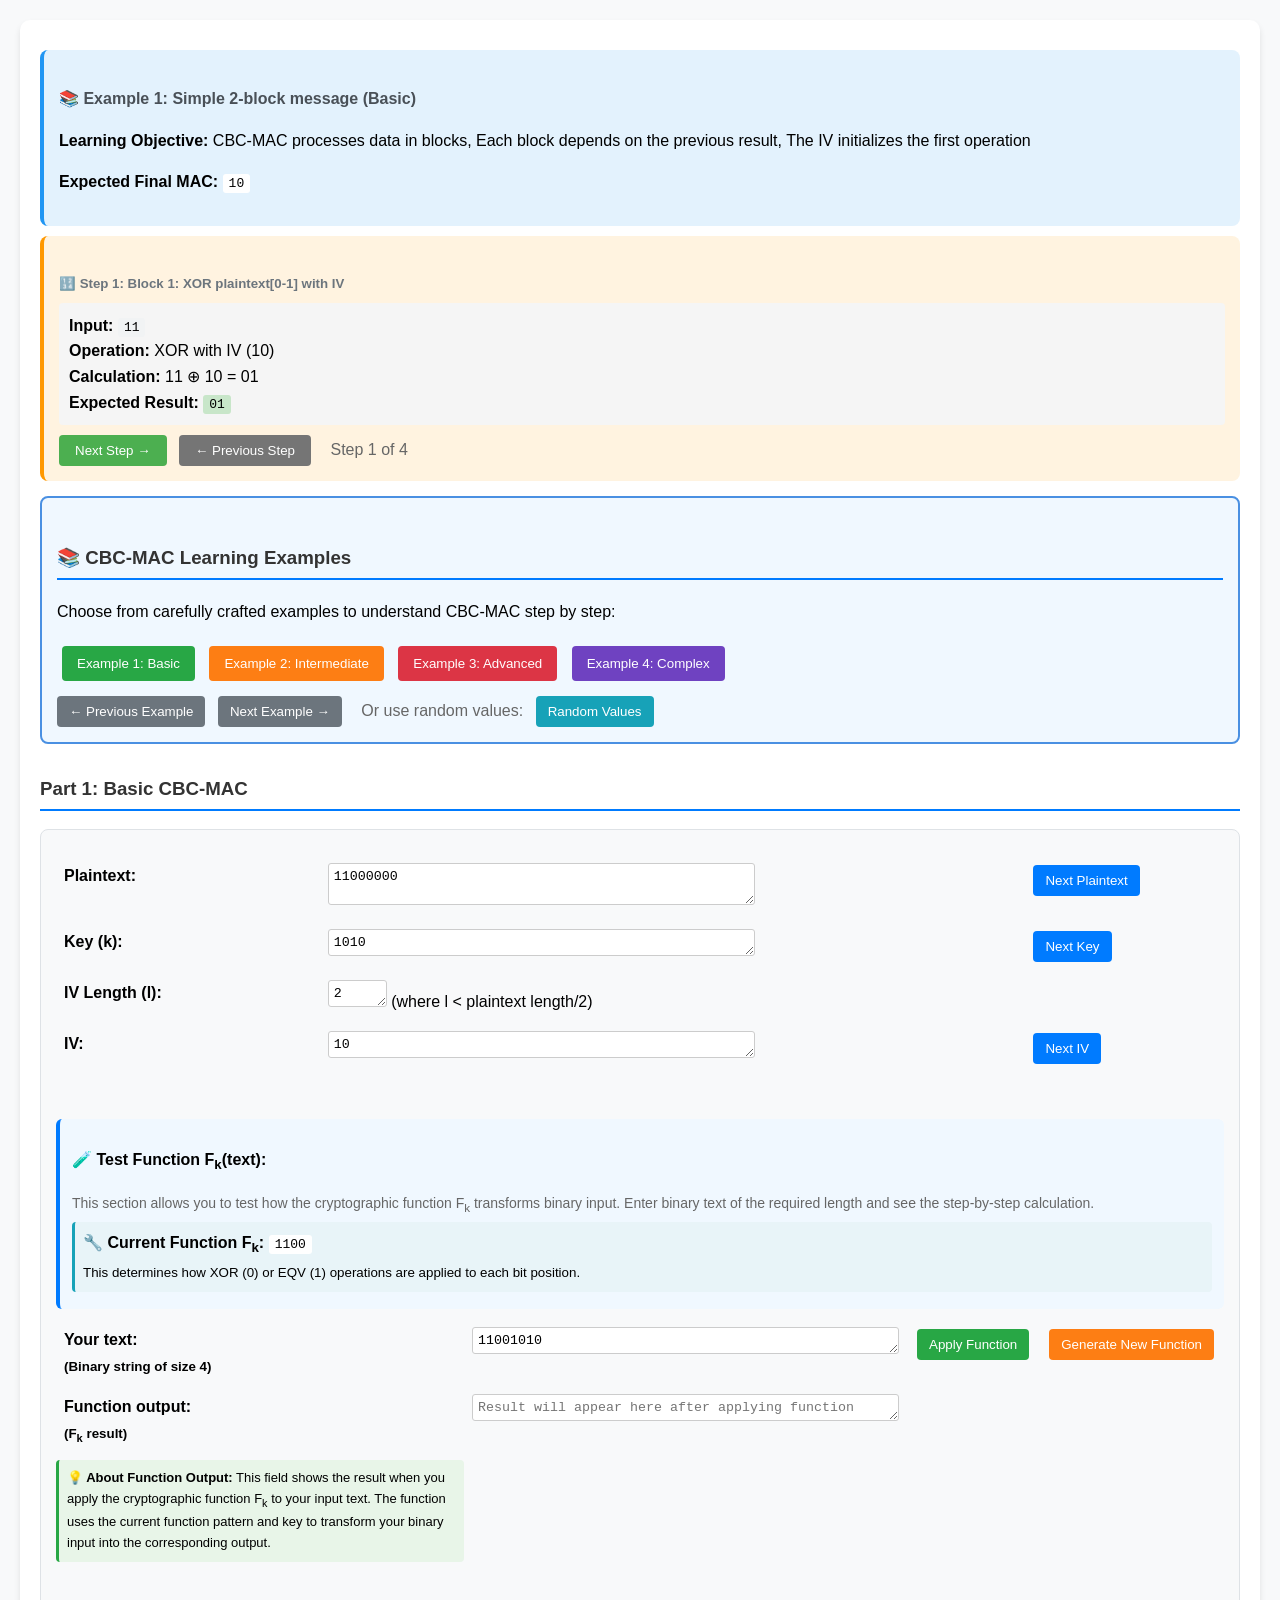
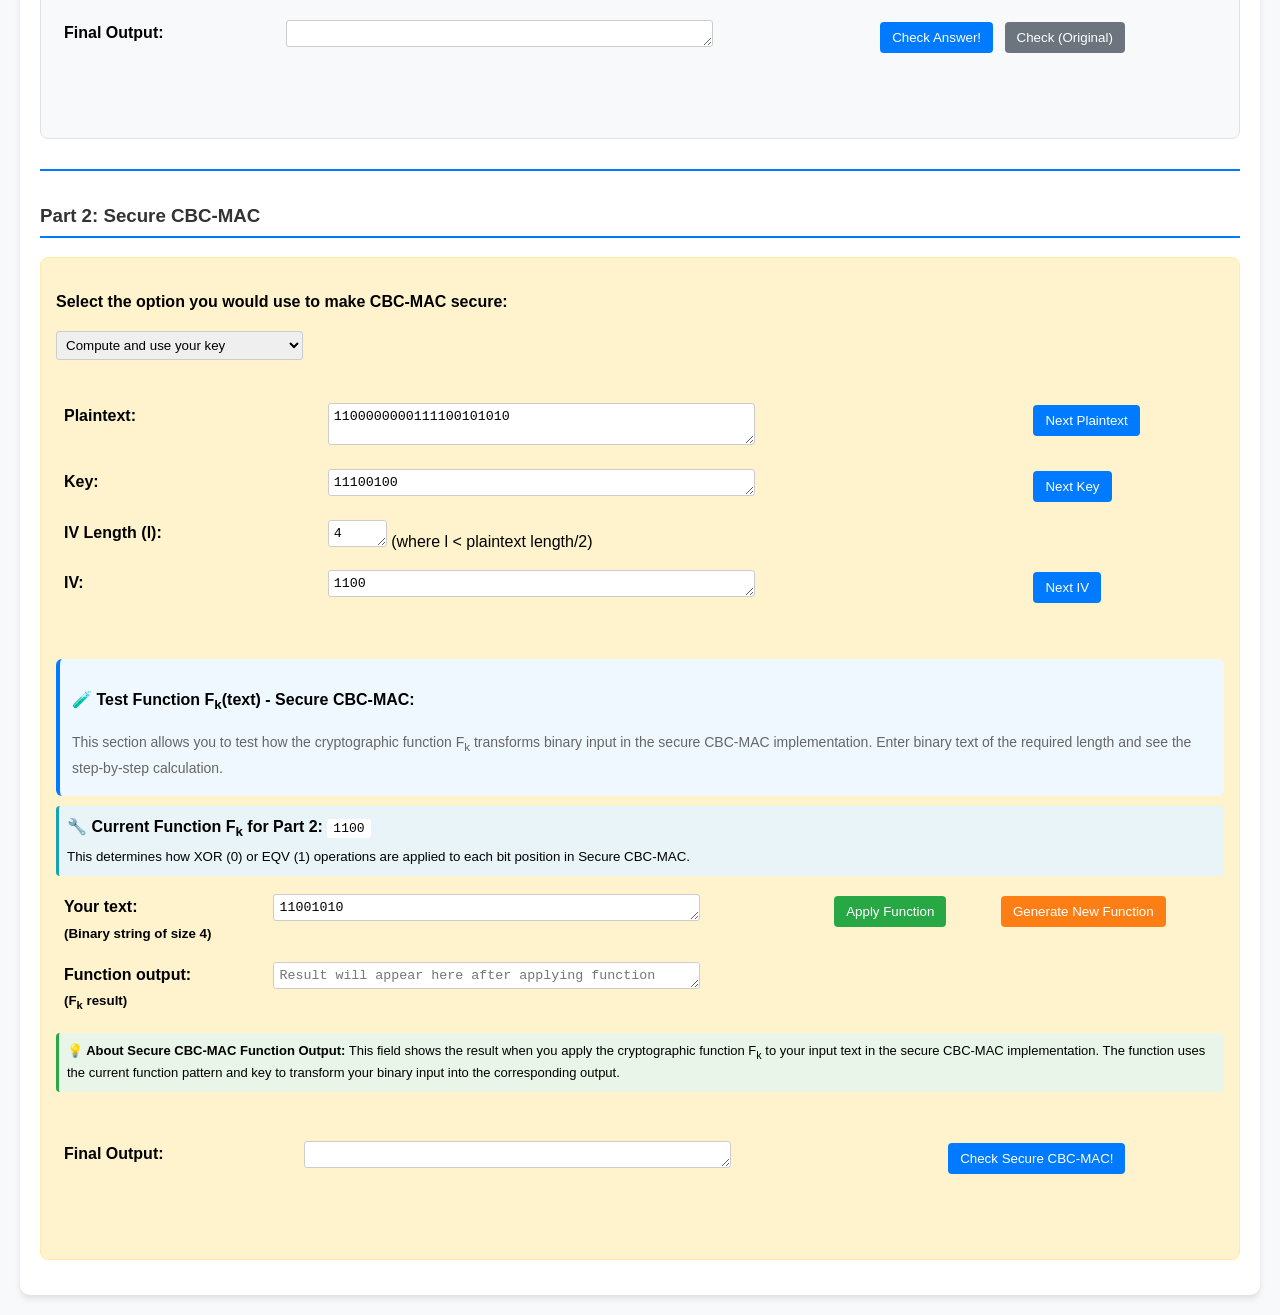
<file: simulation/index.html>
<!DOCTYPE html>
<html>
  <head>
    <!-- Add CSS at the head of HTML file -->
    <link rel="stylesheet" href="./css/main.css" />
  </head>
  <body>
    <!-- Your code goes here-->

    <div class="content" id="experiment-article-section-4-content">
      <!-- Example Selection Controls -->
      <div
        style="
          background: #f0f8ff;
          padding: 15px;
          border-radius: 8px;
          margin: 15px 0;
          border: 2px solid #4a90e2;
        "
      >
        <h3>📚 CBC-MAC Learning Examples</h3>
        <p>
          Choose from carefully crafted examples to understand CBC-MAC step by
          step:
        </p>
        <div style="margin: 10px 0">
          <button
            onclick="loadDatasetExample(0)"
            style="
              background: #28a745;
              color: white;
              border: none;
              padding: 10px 15px;
              border-radius: 4px;
              cursor: pointer;
              margin: 5px;
            "
          >
            Example 1: Basic
          </button>
          <button
            onclick="loadDatasetExample(1)"
            style="
              background: #fd7e14;
              color: white;
              border: none;
              padding: 10px 15px;
              border-radius: 4px;
              cursor: pointer;
              margin: 5px;
            "
          >
            Example 2: Intermediate
          </button>
          <button
            onclick="loadDatasetExample(2)"
            style="
              background: #dc3545;
              color: white;
              border: none;
              padding: 10px 15px;
              border-radius: 4px;
              cursor: pointer;
              margin: 5px;
            "
          >
            Example 3: Advanced
          </button>
          <button
            onclick="loadDatasetExample(3)"
            style="
              background: #6f42c1;
              color: white;
              border: none;
              padding: 10px 15px;
              border-radius: 4px;
              cursor: pointer;
              margin: 5px;
            "
          >
            Example 4: Complex
          </button>
        </div>
        <div style="margin-top: 10px">
          <button
            onclick="prevExample()"
            style="
              background: #6c757d;
              color: white;
              border: none;
              padding: 8px 12px;
              border-radius: 4px;
              cursor: pointer;
            "
          >
            ← Previous Example
          </button>
          <button
            onclick="nextExample()"
            style="
              background: #6c757d;
              color: white;
              border: none;
              padding: 8px 12px;
              border-radius: 4px;
              cursor: pointer;
              margin-left: 8px;
            "
          >
            Next Example →
          </button>
          <span style="margin-left: 15px; color: #666"
            >Or use random values:</span
          >
          <button
            onclick="next_plain_text()"
            style="
              background: #17a2b8;
              color: white;
              border: none;
              padding: 8px 12px;
              border-radius: 4px;
              cursor: pointer;
              margin-left: 8px;
            "
          >
            Random Values
          </button>
        </div>
      </div>

      <h3>Part 1: Basic CBC-MAC</h3>
      <div
        style="
          background: #f8f9fa;
          padding: 15px;
          border-radius: 8px;
          margin: 15px 0;
        "
      >
        <table style="width: 100%">
          <tr>
            <td><strong>Plaintext:</strong></td>
            <td>
              <textarea
                cols="50"
                id="plaintext"
                name="plaintext"
                readonly="readonly"
                rows="2"
              >
1100000000111100101010</textarea
              >
            </td>
            <td>
              <input
                name="changePlainText"
                onclick="next_plain_text()"
                type="button"
                value="Next Plaintext"
              />
            </td>
          </tr>
          <tr>
            <td><strong>Key (k):</strong></td>
            <td>
              <textarea
                cols="50"
                id="key"
                name="key"
                readonly="readonly"
                rows="1"
              >
11100100</textarea
              >
            </td>
            <td>
              <input
                name="changeKey"
                onclick="next_key()"
                type="button"
                value="Next Key"
              />
            </td>
          </tr>
          <tr>
            <td><strong>IV Length (l):</strong></td>
            <td>
              <textarea cols="4" id="l" name="l" rows="1">4</textarea> (where l
              &lt; plaintext length/2)
            </td>
            <td></td>
          </tr>
          <tr>
            <td><strong>IV:</strong></td>
            <td>
              <textarea
                cols="50"
                id="iv"
                name="iv"
                readonly="readonly"
                rows="1"
              >
1100</textarea
              >
            </td>
            <td>
              <input
                name="changeIV"
                onclick="next_IV()"
                type="button"
                value="Next IV"
              />
            </td>
          </tr>
        </table>

        <br />
        <div
          style="
            background: #f0f8ff;
            padding: 12px;
            border-radius: 6px;
            border-left: 4px solid #007bff;
            margin: 10px 0;
          "
        >
          <p><strong>🧪 Test Function F<sub>k</sub>(text):</strong></p>
          <p style="font-size: 14px; color: #666; margin: 5px 0">
            This section allows you to test how the cryptographic function F<sub
              >k</sub
            >
            transforms binary input. Enter binary text of the required length
            and see the step-by-step calculation.
          </p>
        </div>
        <table style="width: 100%">
          <tr>
            <td>
              <strong>Your text:</strong><br /><small
                >(Binary string of size
                <span id="required-length">2</span>)</small
              >
            </td>
            <td>
              <textarea
                cols="50"
                id="usertext"
                name="usertext"
                rows="1"
                placeholder="Enter binary digits (0s and 1s only)"
              >
11001010</textarea
              >
            </td>
            <td>
              <input
                name="applyFunction"
                onclick="apply_function()"
                type="button"
                value="Apply Function"
                style="background: #28a745"
              />
            </td>
            <td>
              <input
                name="nextFunction"
                onclick="next_function()"
                type="button"
                value="Generate New Function"
                style="background: #fd7e14"
              />
            </td>
          </tr>
          <tr>
            <td>
              <strong>Function output:</strong><br /><small
                >(F<sub>k</sub> result)</small
              >
            </td>
            <td>
              <textarea
                cols="50"
                id="functionvalue"
                name="functionvalue"
                readonly="readonly"
                rows="1"
                placeholder="Result will appear here after applying function"
              ></textarea>
            </td>
            <td></td>
            <td></td>
          </tr>
        </table>

        <br />
        <table style="width: 100%">
          <tr>
            <td><strong>Final Output:</strong></td>
            <td>
              <textarea
                cols="50"
                id="outputarea"
                name="output"
                rows="1"
              ></textarea>
            </td>
            <td>
              <input
                name="checkAnswer"
                onclick="CheckAnswerWithDataset()"
                type="button"
                value="Check Answer!"
              />
              <input
                name="checkOriginal"
                onclick="CheckAnswer()"
                type="button"
                value="Check (Original)"
                style="background: #6c757d; margin-left: 5px"
              />
            </td>
          </tr>
        </table>

        <div
          id="notification"
          style="
            padding: 10px;
            margin: 10px 0;
            font-weight: bold;
            border-radius: 5px;
            text-align: center;
          "
        ></div>
      </div>

      <hr />
      <h3>Part 2: Secure CBC-MAC</h3>
      <div
        style="
          background: #fff3cd;
          padding: 15px;
          border-radius: 8px;
          margin: 15px 0;
        "
      >
        <p>
          <strong
            >Select the option you would use to make CBC-MAC secure:</strong
          >
        </p>
        <select id="secureOptions" onchange="select();">
          <option selected="selected" value="key">
            Compute and use your key
          </option>
          <option value="length">Prepend the message with its length</option>
          <option value="keys">Two keys</option>
        </select>

        <br /><br />
        <table style="width: 100%">
          <tr>
            <td><strong>Plaintext:</strong></td>
            <td>
              <textarea
                cols="50"
                id="plaintext2"
                name="plaintext2"
                readonly="readonly"
                rows="2"
              >
1100000000111100101010</textarea
              >
            </td>
            <td>
              <input
                name="changePlainText2"
                onclick="next_plain_text_secure()"
                type="button"
                value="Next Plaintext"
              />
            </td>
          </tr>
          <tr>
            <td><strong>Key:</strong></td>
            <td>
              <textarea
                cols="50"
                id="key2"
                name="key2"
                readonly="readonly"
                rows="1"
              >
11100100</textarea
              >
            </td>
            <td>
              <input
                name="changeKey2"
                onclick="next_key_secure()"
                type="button"
                value="Next Key"
              />
            </td>
          </tr>
          <tr>
            <td><strong>IV Length (l):</strong></td>
            <td>
              <textarea cols="4" id="l2" name="l2" rows="1">4</textarea> (where
              l &lt; plaintext length/2)
            </td>
            <td></td>
          </tr>
          <tr>
            <td><strong>IV:</strong></td>
            <td>
              <textarea
                cols="50"
                id="iv2"
                name="iv2"
                readonly="readonly"
                rows="1"
              >
1100</textarea
              >
            </td>
            <td>
              <input
                name="changeIV2"
                onclick="next_IV_secure()"
                type="button"
                value="Next IV"
              />
            </td>
          </tr>
        </table>

        <div id="user_message" style="color: red; display: none">
          <strong>Your Plaintext:</strong>
          <textarea
            cols="50"
            id="userPlaintext"
            name="userPlaintext"
            rows="2"
          ></textarea
          ><br />
        </div>

        <div id="userKey" style="color: red; display: none">
          <strong>Calculated Key:</strong>
          <textarea
            cols="50"
            id="calculatedKey"
            name="calculatedKey"
            rows="1"
          ></textarea
          ><br />
        </div>

        <div id="key_generated2" style="color: red; display: none">
          <strong>Second Key:</strong>
          <textarea
            cols="50"
            id="secondKey"
            name="secondKey"
            readonly="readonly"
            rows="1"
          >
11100100</textarea
          >
          <input onclick="next_key2()" type="button" value="Next Key" /><br />
        </div>

        <br />
        <div
          style="
            background: #f0f8ff;
            padding: 12px;
            border-radius: 6px;
            border-left: 4px solid #007bff;
            margin: 10px 0;
          "
        >
          <p>
            <strong
              >🧪 Test Function F<sub>k</sub>(text) - Secure CBC-MAC:</strong
            >
          </p>
          <p style="font-size: 14px; color: #666; margin: 5px 0">
            This section allows you to test how the cryptographic function F<sub
              >k</sub
            >
            transforms binary input in the secure CBC-MAC implementation. Enter
            binary text of the required length and see the step-by-step
            calculation.
          </p>
        </div>
        <table style="width: 100%">
          <tr>
            <td>
              <strong>Your text:</strong><br /><small
                >(Binary string of size
                <span id="required-length-secure">4</span>)</small
              >
            </td>
            <td>
              <textarea
                cols="50"
                id="usertext2"
                name="usertext2"
                rows="1"
                placeholder="Enter binary digits (0s and 1s only)"
              >
11001010</textarea
              >
            </td>
            <td>
              <input
                name="applyFunction2"
                onclick="apply_function_secure()"
                type="button"
                value="Apply Function"
                style="background: #28a745"
              />
            </td>
            <td>
              <input
                name="nextFunction2"
                onclick="next_function_secure()"
                type="button"
                value="Generate New Function"
                style="background: #fd7e14"
              />
            </td>
          </tr>
          <tr>
            <td>
              <strong>Function output:</strong><br /><small
                >(F<sub>k</sub> result)</small
              >
            </td>
            <td>
              <textarea
                cols="50"
                id="functionvalue2"
                name="functionvalue2"
                readonly="readonly"
                rows="1"
                placeholder="Result will appear here after applying function"
              ></textarea>
            </td>
            <td></td>
            <td></td>
          </tr>
        </table>

        <br />
        <table style="width: 100%">
          <tr>
            <td><strong>Final Output:</strong></td>
            <td>
              <textarea
                cols="50"
                id="outputarea2"
                name="output2"
                rows="1"
              ></textarea>
            </td>
            <td>
              <input
                name="checkAnswer2"
                onclick="CheckSecureAnswer()"
                type="button"
                value="Check Secure CBC-MAC!"
              />
            </td>
          </tr>
        </table>

        <div
          id="notification2"
          style="
            padding: 10px;
            margin: 10px 0;
            font-weight: bold;
            border-radius: 5px;
            text-align: center;
          "
        ></div>
      </div>
    </div>

    <!-- Add JS at the bottom of HTML file -->
    <script src="js/mobile-detection.js" type="text/javascript"></script>
    <script src="js/main.js" type="text/javascript"></script>
  <script src="../assets/js/iframeResize.js"></script>
        
        </body>
</html>
</file>
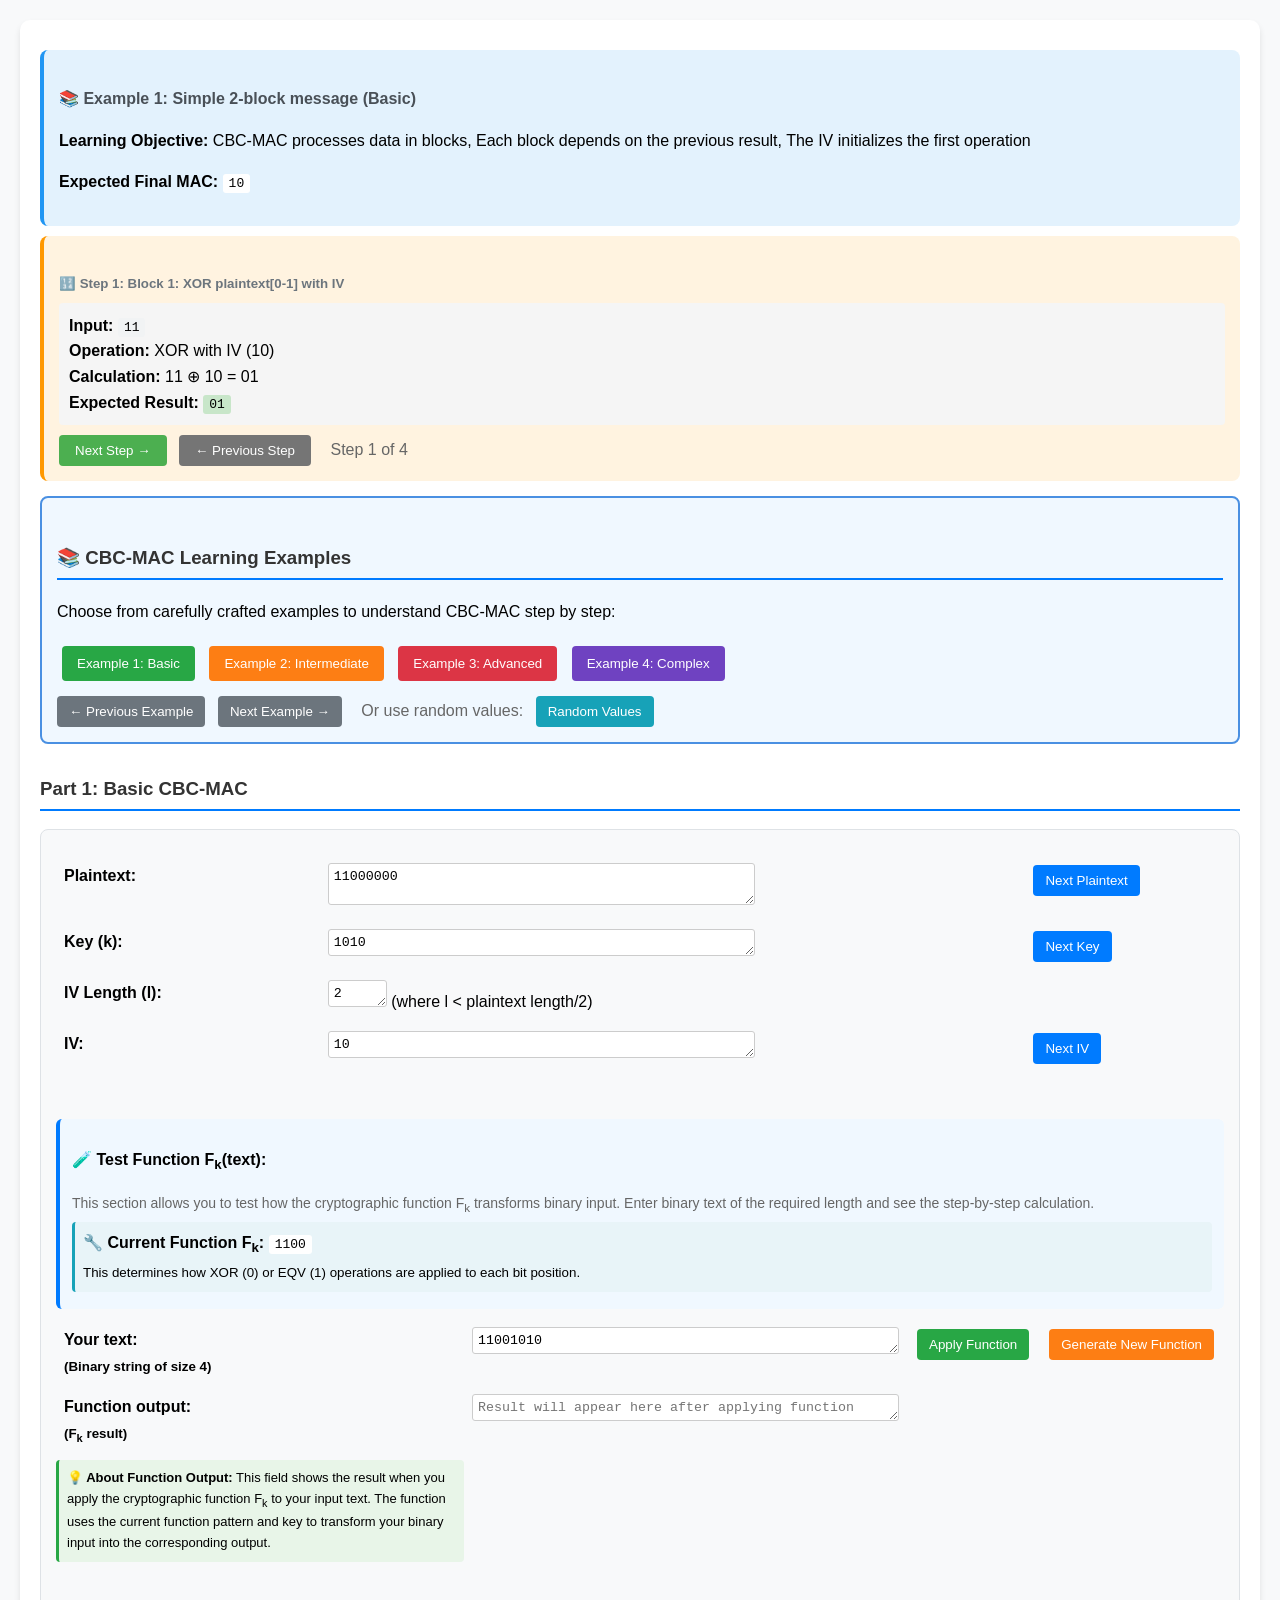
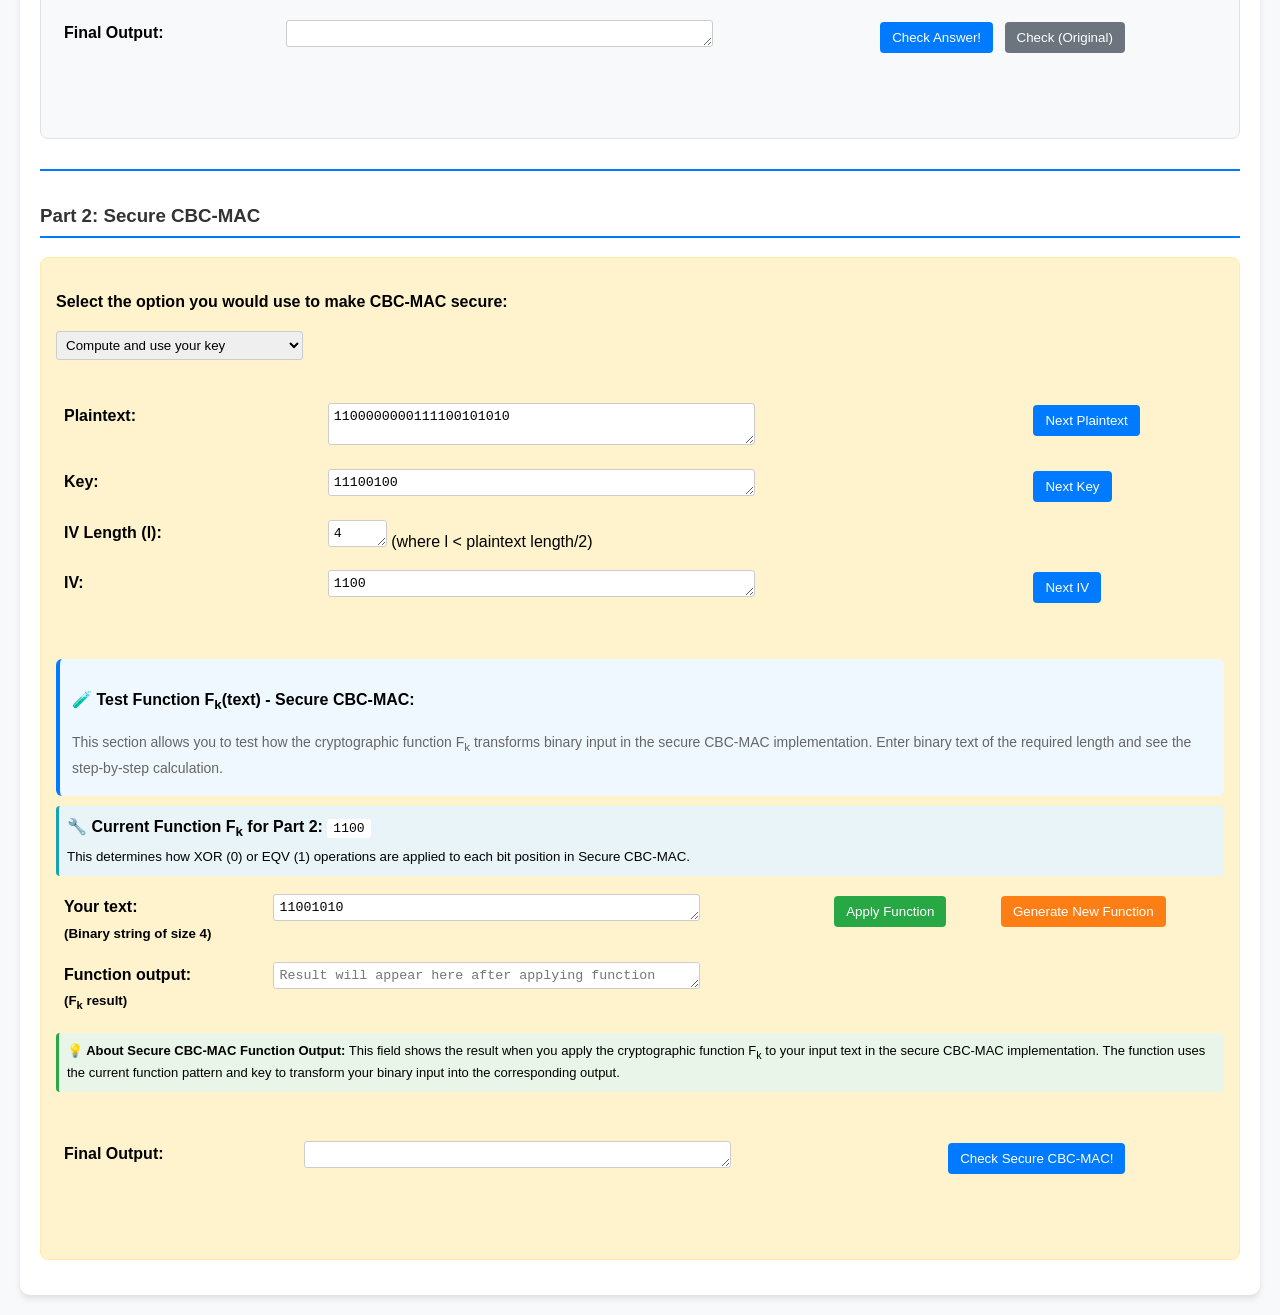
<file: experiment/simulation/index.html>
<!DOCTYPE html>
<html>
  <head>
    <!-- Add CSS at the head of HTML file -->
    <link rel="stylesheet" href="./css/main.css" />
  </head>
  <body>
    <!-- Your code goes here-->

    <div class="content" id="experiment-article-section-4-content">
      <!-- Example Selection Controls -->
      <div
        style="
          background: #f0f8ff;
          padding: 15px;
          border-radius: 8px;
          margin: 15px 0;
          border: 2px solid #4a90e2;
        "
      >
        <h3>📚 CBC-MAC Learning Examples</h3>
        <p>
          Choose from carefully crafted examples to understand CBC-MAC step by
          step:
        </p>
        <div style="margin: 10px 0">
          <button
            onclick="loadDatasetExample(0)"
            style="
              background: #28a745;
              color: white;
              border: none;
              padding: 10px 15px;
              border-radius: 4px;
              cursor: pointer;
              margin: 5px;
            "
          >
            Example 1: Basic
          </button>
          <button
            onclick="loadDatasetExample(1)"
            style="
              background: #fd7e14;
              color: white;
              border: none;
              padding: 10px 15px;
              border-radius: 4px;
              cursor: pointer;
              margin: 5px;
            "
          >
            Example 2: Intermediate
          </button>
          <button
            onclick="loadDatasetExample(2)"
            style="
              background: #dc3545;
              color: white;
              border: none;
              padding: 10px 15px;
              border-radius: 4px;
              cursor: pointer;
              margin: 5px;
            "
          >
            Example 3: Advanced
          </button>
          <button
            onclick="loadDatasetExample(3)"
            style="
              background: #6f42c1;
              color: white;
              border: none;
              padding: 10px 15px;
              border-radius: 4px;
              cursor: pointer;
              margin: 5px;
            "
          >
            Example 4: Complex
          </button>
        </div>
        <div style="margin-top: 10px">
          <button
            onclick="prevExample()"
            style="
              background: #6c757d;
              color: white;
              border: none;
              padding: 8px 12px;
              border-radius: 4px;
              cursor: pointer;
            "
          >
            ← Previous Example
          </button>
          <button
            onclick="nextExample()"
            style="
              background: #6c757d;
              color: white;
              border: none;
              padding: 8px 12px;
              border-radius: 4px;
              cursor: pointer;
              margin-left: 8px;
            "
          >
            Next Example →
          </button>
          <span style="margin-left: 15px; color: #666"
            >Or use random values:</span
          >
          <button
            onclick="next_plain_text()"
            style="
              background: #17a2b8;
              color: white;
              border: none;
              padding: 8px 12px;
              border-radius: 4px;
              cursor: pointer;
              margin-left: 8px;
            "
          >
            Random Values
          </button>
        </div>
      </div>

      <h3>Part 1: Basic CBC-MAC</h3>
      <div
        style="
          background: #f8f9fa;
          padding: 15px;
          border-radius: 8px;
          margin: 15px 0;
        "
      >
        <table style="width: 100%">
          <tr>
            <td><strong>Plaintext:</strong></td>
            <td>
              <textarea
                cols="50"
                id="plaintext"
                name="plaintext"
                readonly="readonly"
                rows="2"
              >
1100000000111100101010</textarea
              >
            </td>
            <td>
              <input
                name="changePlainText"
                onclick="next_plain_text()"
                type="button"
                value="Next Plaintext"
              />
            </td>
          </tr>
          <tr>
            <td><strong>Key (k):</strong></td>
            <td>
              <textarea
                cols="50"
                id="key"
                name="key"
                readonly="readonly"
                rows="1"
              >
11100100</textarea
              >
            </td>
            <td>
              <input
                name="changeKey"
                onclick="next_key()"
                type="button"
                value="Next Key"
              />
            </td>
          </tr>
          <tr>
            <td><strong>IV Length (l):</strong></td>
            <td>
              <textarea cols="4" id="l" name="l" rows="1">4</textarea> (where l
              &lt; plaintext length/2)
            </td>
            <td></td>
          </tr>
          <tr>
            <td><strong>IV:</strong></td>
            <td>
              <textarea
                cols="50"
                id="iv"
                name="iv"
                readonly="readonly"
                rows="1"
              >
1100</textarea
              >
            </td>
            <td>
              <input
                name="changeIV"
                onclick="next_IV()"
                type="button"
                value="Next IV"
              />
            </td>
          </tr>
        </table>

        <br />
        <div
          style="
            background: #f0f8ff;
            padding: 12px;
            border-radius: 6px;
            border-left: 4px solid #007bff;
            margin: 10px 0;
          "
        >
          <p><strong>🧪 Test Function F<sub>k</sub>(text):</strong></p>
          <p style="font-size: 14px; color: #666; margin: 5px 0">
            This section allows you to test how the cryptographic function F<sub
              >k</sub
            >
            transforms binary input. Enter binary text of the required length
            and see the step-by-step calculation.
          </p>
        </div>
        <table style="width: 100%">
          <tr>
            <td>
              <strong>Your text:</strong><br /><small
                >(Binary string of size
                <span id="required-length">2</span>)</small
              >
            </td>
            <td>
              <textarea
                cols="50"
                id="usertext"
                name="usertext"
                rows="1"
                placeholder="Enter binary digits (0s and 1s only)"
              >
11001010</textarea
              >
            </td>
            <td>
              <input
                name="applyFunction"
                onclick="apply_function()"
                type="button"
                value="Apply Function"
                style="background: #28a745"
              />
            </td>
            <td>
              <input
                name="nextFunction"
                onclick="next_function()"
                type="button"
                value="Generate New Function"
                style="background: #fd7e14"
              />
            </td>
          </tr>
          <tr>
            <td>
              <strong>Function output:</strong><br /><small
                >(F<sub>k</sub> result)</small
              >
            </td>
            <td>
              <textarea
                cols="50"
                id="functionvalue"
                name="functionvalue"
                readonly="readonly"
                rows="1"
                placeholder="Result will appear here after applying function"
              ></textarea>
            </td>
            <td></td>
            <td></td>
          </tr>
        </table>

        <br />
        <table style="width: 100%">
          <tr>
            <td><strong>Final Output:</strong></td>
            <td>
              <textarea
                cols="50"
                id="outputarea"
                name="output"
                rows="1"
              ></textarea>
            </td>
            <td>
              <input
                name="checkAnswer"
                onclick="CheckAnswerWithDataset()"
                type="button"
                value="Check Answer!"
              />
              <input
                name="checkOriginal"
                onclick="CheckAnswer()"
                type="button"
                value="Check (Original)"
                style="background: #6c757d; margin-left: 5px"
              />
            </td>
          </tr>
        </table>

        <div
          id="notification"
          style="
            padding: 10px;
            margin: 10px 0;
            font-weight: bold;
            border-radius: 5px;
            text-align: center;
          "
        ></div>
      </div>

      <hr />
      <h3>Part 2: Secure CBC-MAC</h3>
      <div
        style="
          background: #fff3cd;
          padding: 15px;
          border-radius: 8px;
          margin: 15px 0;
        "
      >
        <p>
          <strong
            >Select the option you would use to make CBC-MAC secure:</strong
          >
        </p>
        <select id="secureOptions" onchange="select();">
          <option selected="selected" value="key">
            Compute and use your key
          </option>
          <option value="length">Prepend the message with its length</option>
          <option value="keys">Two keys</option>
        </select>

        <br /><br />
        <table style="width: 100%">
          <tr>
            <td><strong>Plaintext:</strong></td>
            <td>
              <textarea
                cols="50"
                id="plaintext2"
                name="plaintext2"
                readonly="readonly"
                rows="2"
              >
1100000000111100101010</textarea
              >
            </td>
            <td>
              <input
                name="changePlainText2"
                onclick="next_plain_text_secure()"
                type="button"
                value="Next Plaintext"
              />
            </td>
          </tr>
          <tr>
            <td><strong>Key:</strong></td>
            <td>
              <textarea
                cols="50"
                id="key2"
                name="key2"
                readonly="readonly"
                rows="1"
              >
11100100</textarea
              >
            </td>
            <td>
              <input
                name="changeKey2"
                onclick="next_key_secure()"
                type="button"
                value="Next Key"
              />
            </td>
          </tr>
          <tr>
            <td><strong>IV Length (l):</strong></td>
            <td>
              <textarea cols="4" id="l2" name="l2" rows="1">4</textarea> (where
              l &lt; plaintext length/2)
            </td>
            <td></td>
          </tr>
          <tr>
            <td><strong>IV:</strong></td>
            <td>
              <textarea
                cols="50"
                id="iv2"
                name="iv2"
                readonly="readonly"
                rows="1"
              >
1100</textarea
              >
            </td>
            <td>
              <input
                name="changeIV2"
                onclick="next_IV_secure()"
                type="button"
                value="Next IV"
              />
            </td>
          </tr>
        </table>

        <div id="user_message" style="color: red; display: none">
          <strong>Your Plaintext:</strong>
          <textarea
            cols="50"
            id="userPlaintext"
            name="userPlaintext"
            rows="2"
          ></textarea
          ><br />
        </div>

        <div id="userKey" style="color: red; display: none">
          <strong>Calculated Key:</strong>
          <textarea
            cols="50"
            id="calculatedKey"
            name="calculatedKey"
            rows="1"
          ></textarea
          ><br />
        </div>

        <div id="key_generated2" style="color: red; display: none">
          <strong>Second Key:</strong>
          <textarea
            cols="50"
            id="secondKey"
            name="secondKey"
            readonly="readonly"
            rows="1"
          >
11100100</textarea
          >
          <input onclick="next_key2()" type="button" value="Next Key" /><br />
        </div>

        <br />
        <div
          style="
            background: #f0f8ff;
            padding: 12px;
            border-radius: 6px;
            border-left: 4px solid #007bff;
            margin: 10px 0;
          "
        >
          <p>
            <strong
              >🧪 Test Function F<sub>k</sub>(text) - Secure CBC-MAC:</strong
            >
          </p>
          <p style="font-size: 14px; color: #666; margin: 5px 0">
            This section allows you to test how the cryptographic function F<sub
              >k</sub
            >
            transforms binary input in the secure CBC-MAC implementation. Enter
            binary text of the required length and see the step-by-step
            calculation.
          </p>
        </div>
        <table style="width: 100%">
          <tr>
            <td>
              <strong>Your text:</strong><br /><small
                >(Binary string of size
                <span id="required-length-secure">4</span>)</small
              >
            </td>
            <td>
              <textarea
                cols="50"
                id="usertext2"
                name="usertext2"
                rows="1"
                placeholder="Enter binary digits (0s and 1s only)"
              >
11001010</textarea
              >
            </td>
            <td>
              <input
                name="applyFunction2"
                onclick="apply_function_secure()"
                type="button"
                value="Apply Function"
                style="background: #28a745"
              />
            </td>
            <td>
              <input
                name="nextFunction2"
                onclick="next_function_secure()"
                type="button"
                value="Generate New Function"
                style="background: #fd7e14"
              />
            </td>
          </tr>
          <tr>
            <td>
              <strong>Function output:</strong><br /><small
                >(F<sub>k</sub> result)</small
              >
            </td>
            <td>
              <textarea
                cols="50"
                id="functionvalue2"
                name="functionvalue2"
                readonly="readonly"
                rows="1"
                placeholder="Result will appear here after applying function"
              ></textarea>
            </td>
            <td></td>
            <td></td>
          </tr>
        </table>

        <br />
        <table style="width: 100%">
          <tr>
            <td><strong>Final Output:</strong></td>
            <td>
              <textarea
                cols="50"
                id="outputarea2"
                name="output2"
                rows="1"
              ></textarea>
            </td>
            <td>
              <input
                name="checkAnswer2"
                onclick="CheckSecureAnswer()"
                type="button"
                value="Check Secure CBC-MAC!"
              />
            </td>
          </tr>
        </table>

        <div
          id="notification2"
          style="
            padding: 10px;
            margin: 10px 0;
            font-weight: bold;
            border-radius: 5px;
            text-align: center;
          "
        ></div>
      </div>
    </div>

    <!-- Add JS at the bottom of HTML file -->
    <script src="js/mobile-detection.js" type="text/javascript"></script>
    <script src="js/main.js" type="text/javascript"></script>
  </body>
</html>
</file>
<file: simulation/css/main.css>
/* CBC-MAC Simulation Styles */

body {
  font-family: "Segoe UI", Tahoma, Geneva, Verdana, Arial, sans-serif;
  margin: 20px;
  line-height: 1.6;
  background-color: #f8f9fa;
}

.content {
  max-width: 1200px;
  margin: 0 auto;
  background: white;
  padding: 20px;
  border-radius: 10px;
  box-shadow: 0 4px 6px rgba(0, 0, 0, 0.1);
}

h3 {
  color: #333;
  border-bottom: 2px solid #007bff;
  padding-bottom: 5px;
  margin-top: 30px;
}

h4 {
  color: #495057;
  margin-bottom: 10px;
}

h5 {
  color: #6c757d;
  margin-bottom: 8px;
}

table {
  border-collapse: collapse;
  margin: 10px 0;
}

td {
  padding: 8px;
  vertical-align: top;
}

td:first-child {
  font-weight: bold;
  min-width: 150px;
}

textarea {
  font-family: monospace;
  border: 1px solid #ccc;
  padding: 5px;
  border-radius: 3px;
}

input[type="button"] {
  background-color: #007bff;
  color: white;
  border: none;
  padding: 8px 12px;
  border-radius: 4px;
  cursor: pointer;
  margin: 2px;
}

input[type="button"]:hover {
  background-color: #0056b3;
}

select {
  padding: 5px;
  border: 1px solid #ccc;
  border-radius: 3px;
}

#notification,
#notification2 {
  min-height: 20px;
  border-radius: 5px;
  text-align: center;
  font-weight: bold;
  padding: 10px;
  margin: 10px 0;
  transition: all 0.3s ease;
}

/* Enhanced styling for dataset features */
.example-button {
  background: linear-gradient(135deg, #667eea 0%, #764ba2 100%);
  color: white;
  border: none;
  padding: 12px 20px;
  border-radius: 6px;
  cursor: pointer;
  margin: 5px;
  font-weight: bold;
  transition: transform 0.2s ease, box-shadow 0.2s ease;
}

.example-button:hover {
  transform: translateY(-2px);
  box-shadow: 0 4px 8px rgba(0, 0, 0, 0.2);
}

.step-highlight {
  background: #fff3cd;
  border: 1px solid #ffeaa7;
  border-radius: 6px;
  padding: 15px;
  margin: 10px 0;
  border-left: 4px solid #ff9800;
  animation: fadeIn 0.5s ease;
}

.calculation-box {
  background: #f8f9fa;
  border: 1px solid #dee2e6;
  border-radius: 4px;
  padding: 12px;
  margin: 8px 0;
  font-family: "Courier New", monospace;
  font-size: 14px;
}

.expected-result {
  background: #c8e6c9;
  color: #2e7d32;
  padding: 4px 8px;
  border-radius: 4px;
  font-weight: bold;
}

@keyframes fadeIn {
  from {
    opacity: 0;
    transform: translateY(10px);
  }
  to {
    opacity: 1;
    transform: translateY(0);
  }
}

code {
  background: #f1f3f4;
  padding: 2px 6px;
  border-radius: 3px;
  font-family: "Courier New", monospace;
  font-size: 13px;
}

/* Part-specific styling */
div[style*="background: #f8f9fa"] {
  border: 1px solid #dee2e6;
}

div[style*="background: #fff3cd"] {
  border: 1px solid #ffeaa7;
}

hr {
  border: none;
  border-top: 2px solid #007bff;
  margin: 30px 0;
}
</file>
<file: experiment/simulation/css/main.css>
/* CBC-MAC Simulation Styles */

body {
  font-family: "Segoe UI", Tahoma, Geneva, Verdana, Arial, sans-serif;
  margin: 20px;
  line-height: 1.6;
  background-color: #f8f9fa;
}

.content {
  max-width: 1200px;
  margin: 0 auto;
  background: white;
  padding: 20px;
  border-radius: 10px;
  box-shadow: 0 4px 6px rgba(0, 0, 0, 0.1);
}

h3 {
  color: #333;
  border-bottom: 2px solid #007bff;
  padding-bottom: 5px;
  margin-top: 30px;
}

h4 {
  color: #495057;
  margin-bottom: 10px;
}

h5 {
  color: #6c757d;
  margin-bottom: 8px;
}

table {
  border-collapse: collapse;
  margin: 10px 0;
}

td {
  padding: 8px;
  vertical-align: top;
}

td:first-child {
  font-weight: bold;
  min-width: 150px;
}

textarea {
  font-family: monospace;
  border: 1px solid #ccc;
  padding: 5px;
  border-radius: 3px;
}

input[type="button"] {
  background-color: #007bff;
  color: white;
  border: none;
  padding: 8px 12px;
  border-radius: 4px;
  cursor: pointer;
  margin: 2px;
}

input[type="button"]:hover {
  background-color: #0056b3;
}

select {
  padding: 5px;
  border: 1px solid #ccc;
  border-radius: 3px;
}

#notification,
#notification2 {
  min-height: 20px;
  border-radius: 5px;
  text-align: center;
  font-weight: bold;
  padding: 10px;
  margin: 10px 0;
  transition: all 0.3s ease;
}

/* Enhanced styling for dataset features */
.example-button {
  background: linear-gradient(135deg, #667eea 0%, #764ba2 100%);
  color: white;
  border: none;
  padding: 12px 20px;
  border-radius: 6px;
  cursor: pointer;
  margin: 5px;
  font-weight: bold;
  transition: transform 0.2s ease, box-shadow 0.2s ease;
}

.example-button:hover {
  transform: translateY(-2px);
  box-shadow: 0 4px 8px rgba(0, 0, 0, 0.2);
}

.step-highlight {
  background: #fff3cd;
  border: 1px solid #ffeaa7;
  border-radius: 6px;
  padding: 15px;
  margin: 10px 0;
  border-left: 4px solid #ff9800;
  animation: fadeIn 0.5s ease;
}

.calculation-box {
  background: #f8f9fa;
  border: 1px solid #dee2e6;
  border-radius: 4px;
  padding: 12px;
  margin: 8px 0;
  font-family: "Courier New", monospace;
  font-size: 14px;
}

.expected-result {
  background: #c8e6c9;
  color: #2e7d32;
  padding: 4px 8px;
  border-radius: 4px;
  font-weight: bold;
}

@keyframes fadeIn {
  from {
    opacity: 0;
    transform: translateY(10px);
  }
  to {
    opacity: 1;
    transform: translateY(0);
  }
}

code {
  background: #f1f3f4;
  padding: 2px 6px;
  border-radius: 3px;
  font-family: "Courier New", monospace;
  font-size: 13px;
}

/* Part-specific styling */
div[style*="background: #f8f9fa"] {
  border: 1px solid #dee2e6;
}

div[style*="background: #fff3cd"] {
  border: 1px solid #ffeaa7;
}

hr {
  border: none;
  border-top: 2px solid #007bff;
  margin: 30px 0;
}
</file>
